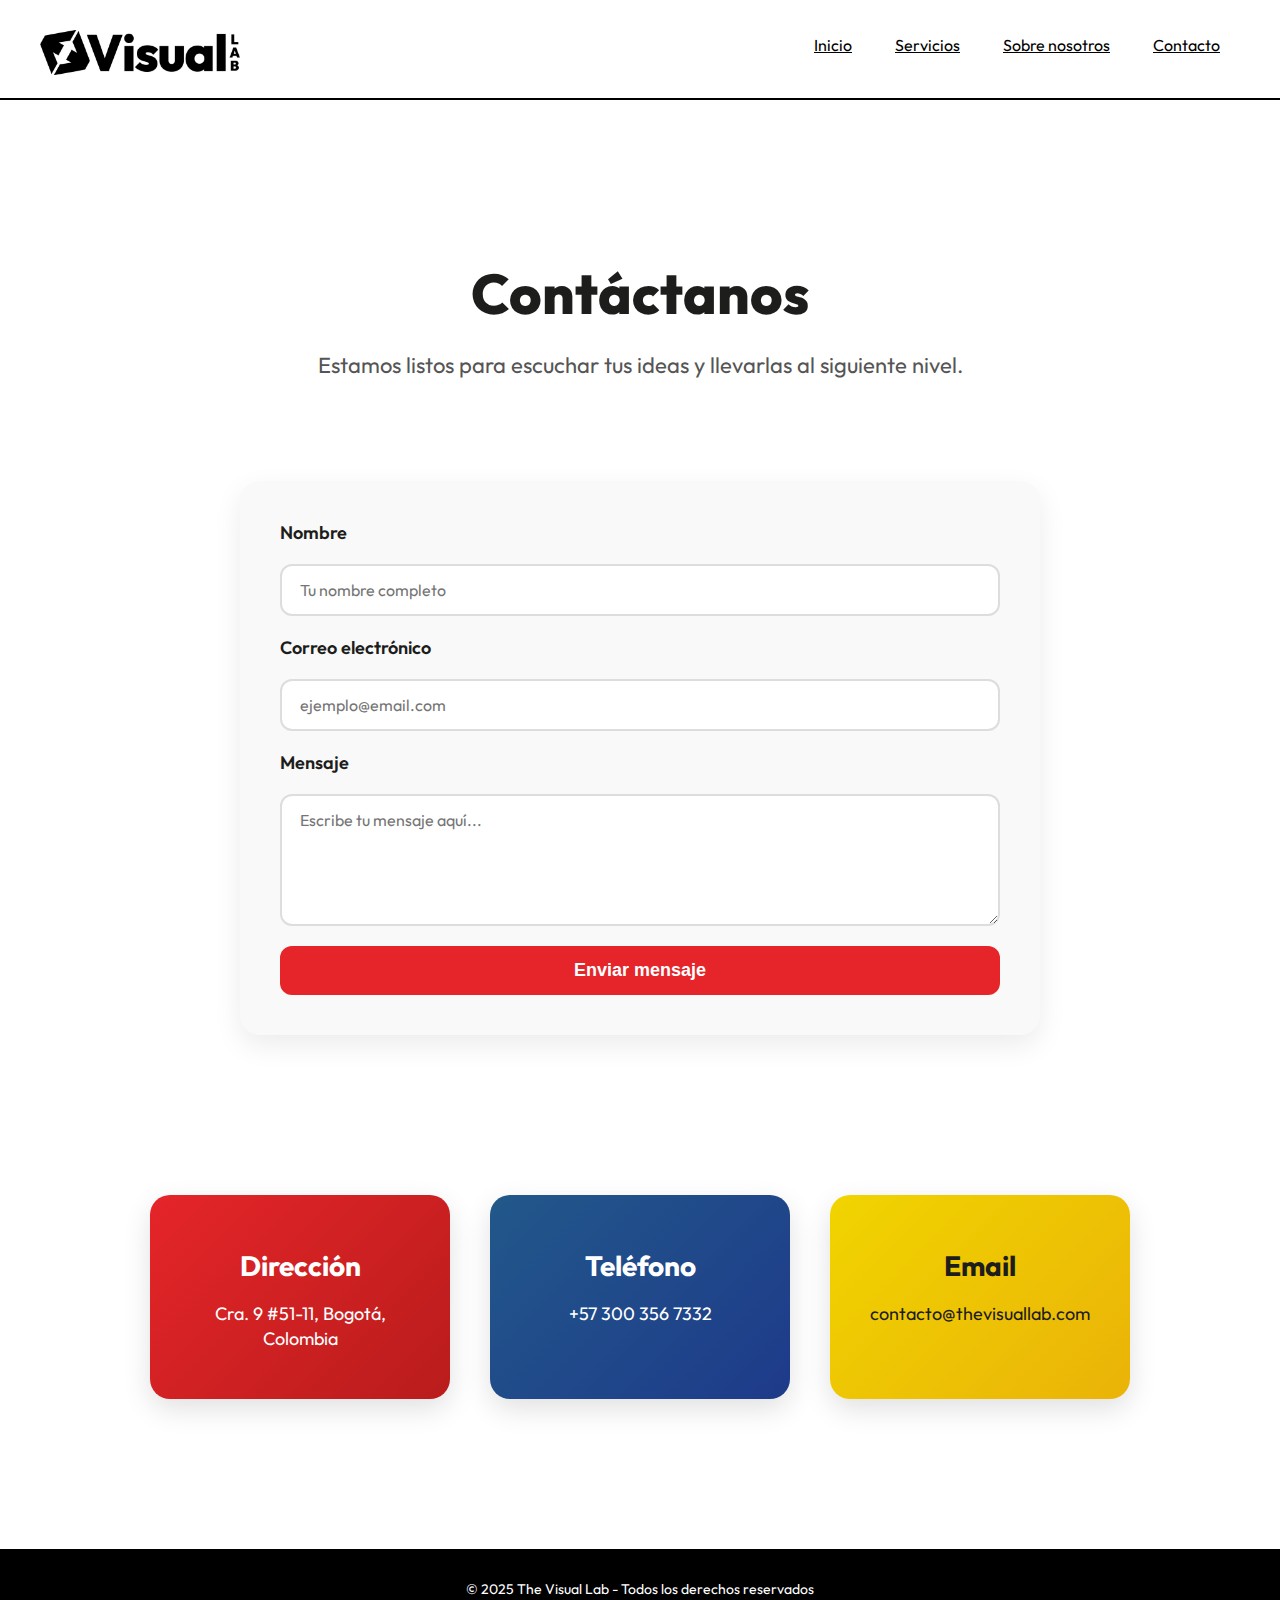
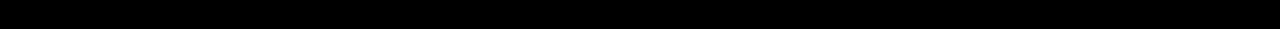
<file: contacto.html>
<!doctype html>
<html>
<head>
<meta charset="utf-8">
 <title>Contacto - The Visual Lab</title>
  
  <link rel="preconnect" href="https://fonts.googleapis.com">
  <link rel="preconnect" href="https://fonts.gstatic.com" crossorigin>
  <link href="https://fonts.googleapis.com/css2?family=Outfit:wght@100..900&display=swap" rel="stylesheet">
  <link href="visual.css" rel="stylesheet" type="text/css">
</head>

<body>
<div id="pagina">

  <div id="header">
    <div id="logo"></div>
    <div id="nav">
      <ul>
        <li><a href="index.html">Inicio</a></li>
        <li><a href="servicios.html">Servicios</a></li>
        <li><a href="sobrenosotros.html">Sobre nosotros</a></li>
        <li><a href="contacto.html" class="activo">Contacto</a></li>
      </ul>
    </div>
  </div>


  <div id="contacto-titulo">
    <h1>Contáctanos</h1>
    <p>Estamos listos para escuchar tus ideas y llevarlas al siguiente nivel.</p>
  </div>

  <div id="formulario-contacto">
    <form>
      <label for="nombre">Nombre</label>
      <input type="text" id="nombre" name="nombre" placeholder="Tu nombre completo" required>

      <label for="email">Correo electrónico</label>
      <input type="email" id="email" name="email" placeholder="ejemplo@email.com" required>

      <label for="mensaje">Mensaje</label>
      <textarea id="mensaje" name="mensaje" rows="5" placeholder="Escribe tu mensaje aquí..." required></textarea>

      <button type="submit">Enviar mensaje</button>
    </form>
  </div>

  <div id="info-contacto">
    <div class="tarjeta rojo">
      <h2>Dirección</h2>
      <p> Cra. 9 #51-11, Bogotá, Colombia</p>
    </div>
    <div class="tarjeta azul">
      <h2>Teléfono</h2>
      <p>+57 300 356 7332</p>
    </div>
    <div class="tarjeta amarillo">
      <h2>Email</h2>
      <p>contacto@thevisuallab.com</p>
    </div>
  </div>

 
  <div id="footer">
    <p>© 2025 The Visual Lab - Todos los derechos reservados</p>
  </div>

</div>
</body>
</html>
</file>
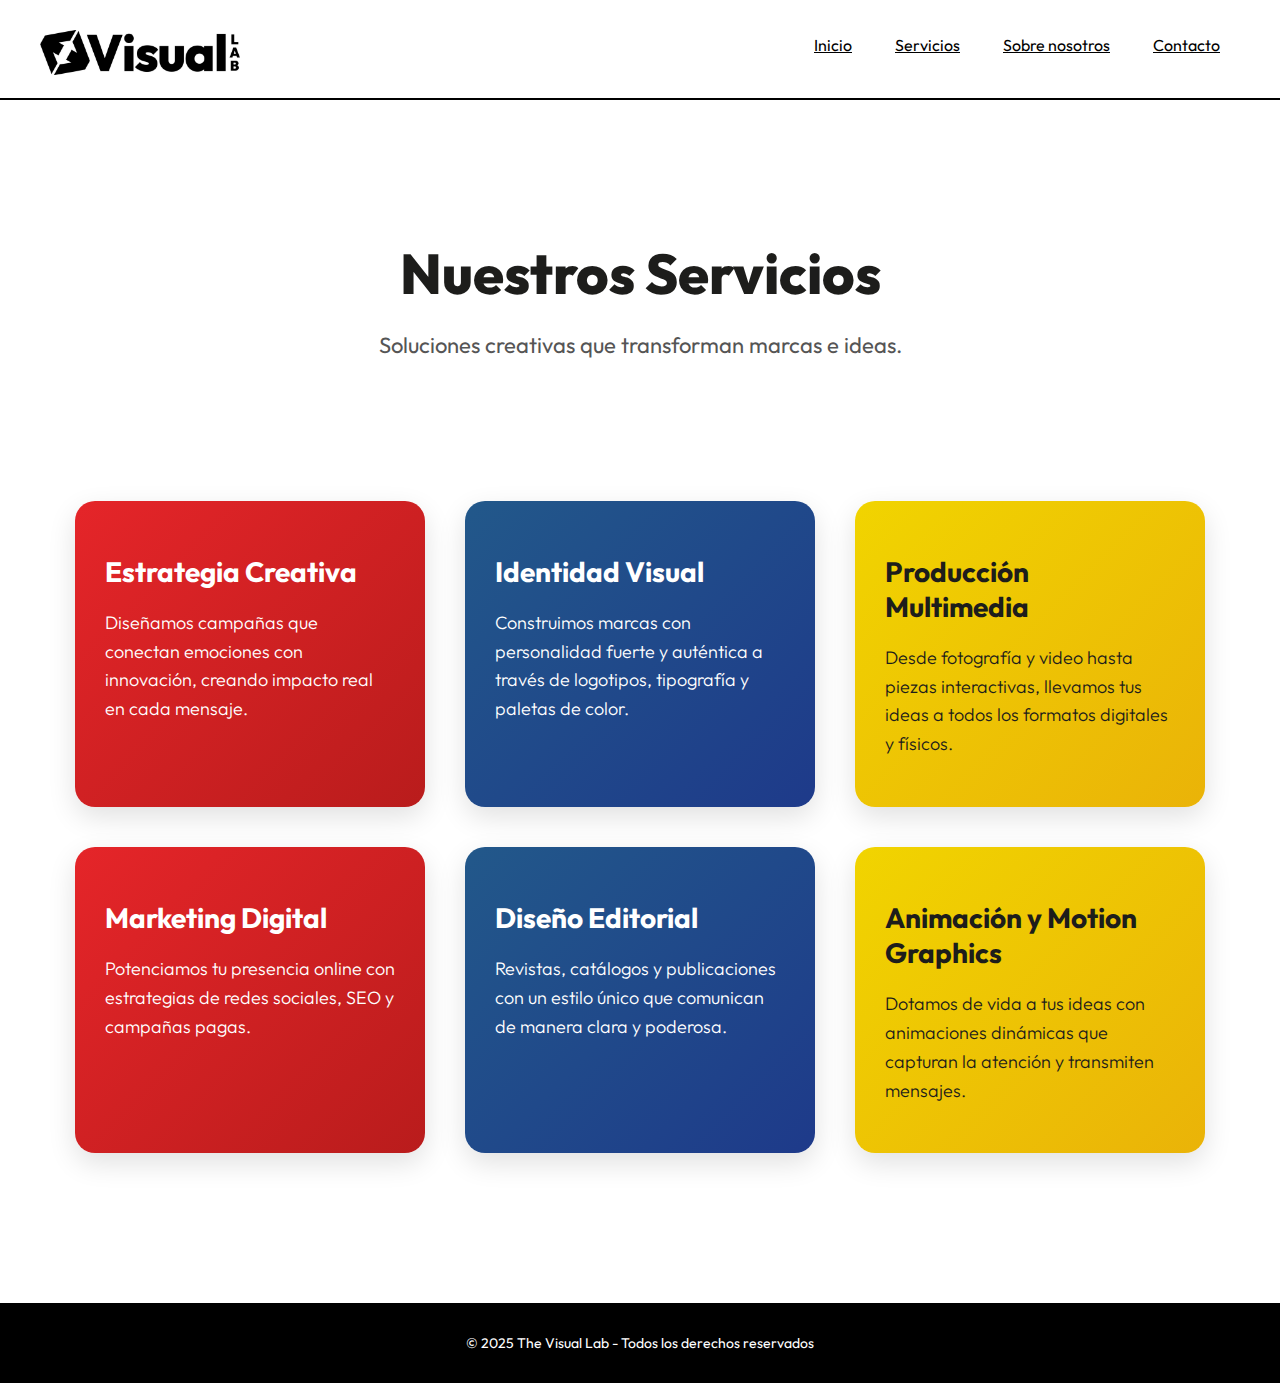
<file: servicios.html>
<!doctype html>
<html>
<head>
<meta charset="utf-8">
<title>Servicios - The Visual Lab</title>
  
  <link rel="preconnect" href="https://fonts.googleapis.com">
  <link rel="preconnect" href="https://fonts.gstatic.com" crossorigin>
  <link href="https://fonts.googleapis.com/css2?family=Outfit:wght@100..900&display=swap" rel="stylesheet">
  <link href="visual.css" rel="stylesheet" type="text/css">
</head>

<body>
<div id="pagina">

  <div id="header">
    <div id="logo"></div>
    <div id="nav">
      <ul>
        <li><a href="index.html">Inicio</a></li>
        <li><a href="servicios.html" class="activo">Servicios</a></li>
        <li><a href="sobrenosotros.html">Sobre nosotros</a></li>
        <li><a href="contacto.html">Contacto</a></li>
      </ul>
    </div>
  </div>


  <div id="servicios-titulo">
    <h1>Nuestros Servicios</h1>
    <p>Soluciones creativas que transforman marcas e ideas.</p>
  </div>


  <div id="servicios-contenedor">
    
    <div class="servicio rojo">
      <h2>Estrategia Creativa</h2>
      <p>Diseñamos campañas que conectan emociones con innovación, creando impacto real en cada mensaje.</p>
    </div>

    <div class="servicio azul">
      <h2>Identidad Visual</h2>
      <p>Construimos marcas con personalidad fuerte y auténtica a través de logotipos, tipografía y paletas de color.</p>
    </div>

    <div class="servicio amarillo">
      <h2>Producción Multimedia</h2>
      <p>Desde fotografía y video hasta piezas interactivas, llevamos tus ideas a todos los formatos digitales y físicos.</p>
    </div>

    <div class="servicio rojo">
      <h2>Marketing Digital</h2>
      <p>Potenciamos tu presencia online con estrategias de redes sociales, SEO y campañas pagas.</p>
    </div>

    <div class="servicio azul">
      <h2>Diseño Editorial</h2>
      <p>Revistas, catálogos y publicaciones con un estilo único que comunican de manera clara y poderosa.</p>
    </div>

    <div class="servicio amarillo">
      <h2>Animación y Motion Graphics</h2>
      <p>Dotamos de vida a tus ideas con animaciones dinámicas que capturan la atención y transmiten mensajes.</p>
    </div>

  </div>


  <div id="footer">
    <p>© 2025 The Visual Lab - Todos los derechos reservados</p>
  </div>

</div>
</body>
</html>
</file>
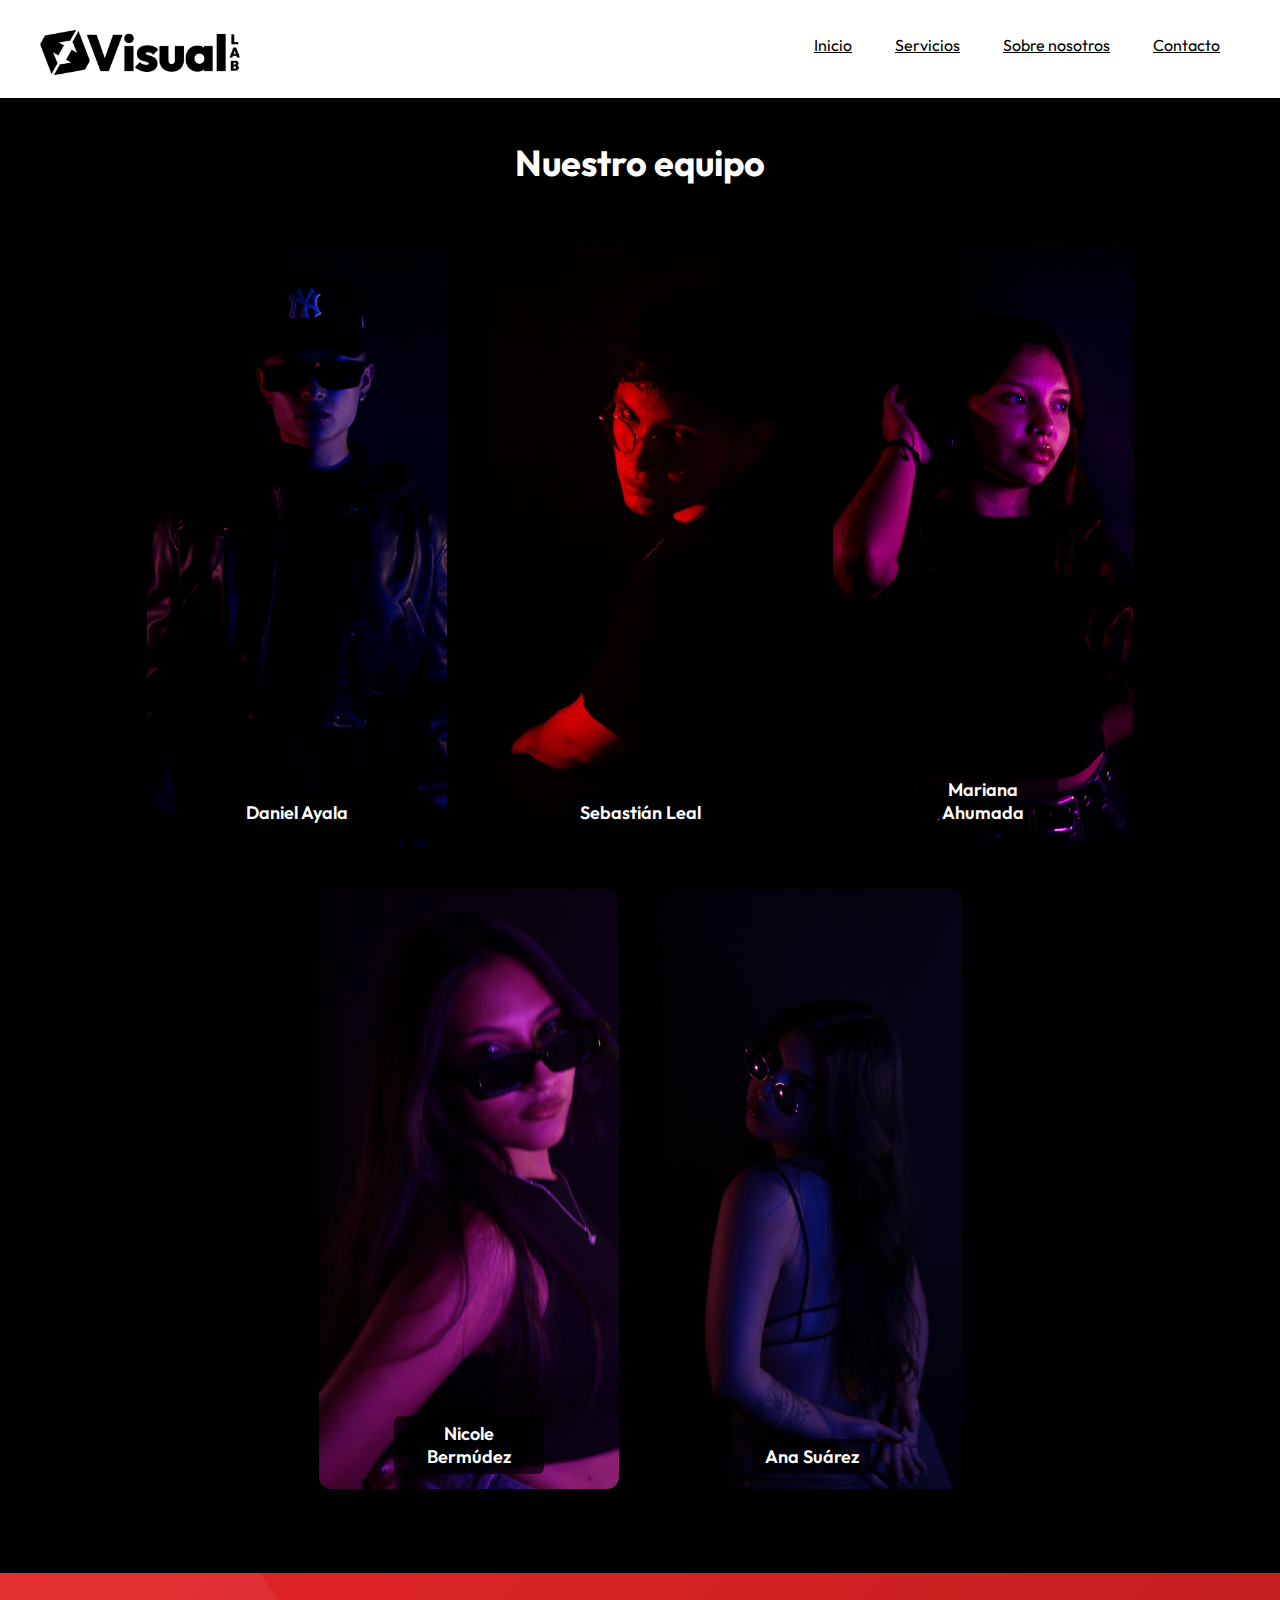
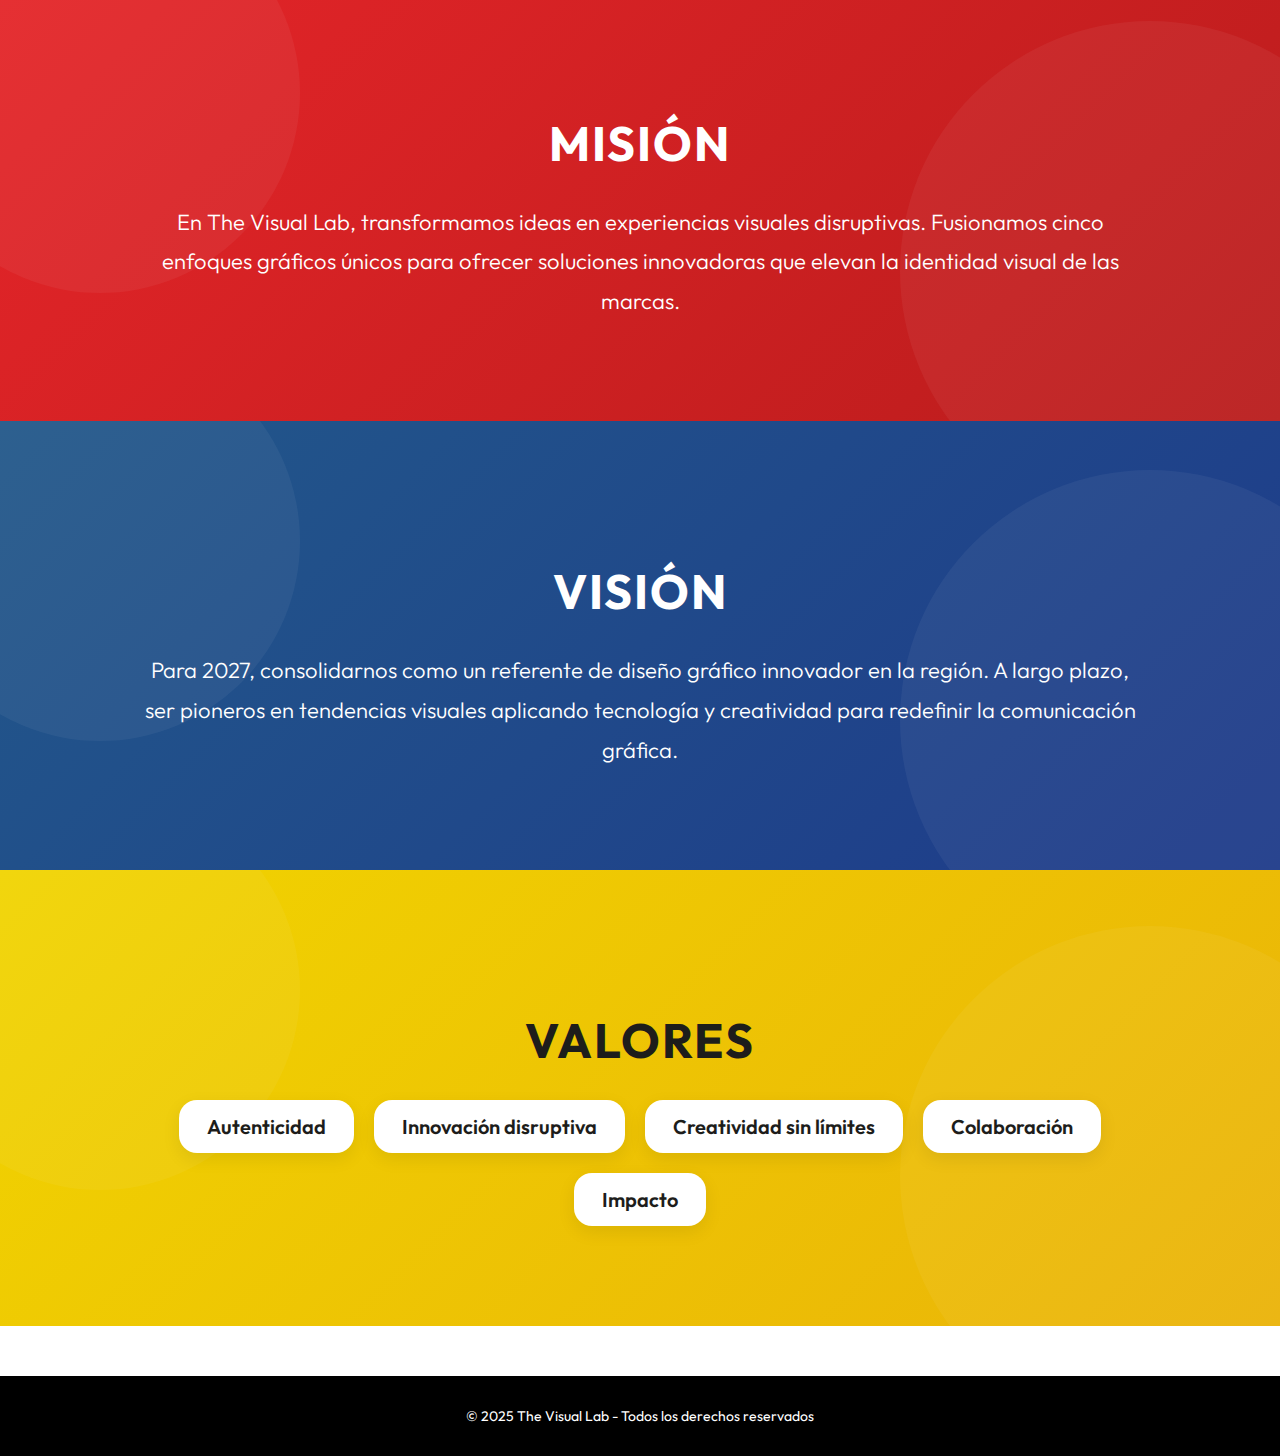
<file: sobrenosotros.html>
<!doctype html> 
<html>
<head>
  <meta charset="UTF-8">
  <title>Sobre nosotros - The Visual Lab</title>
  
  <link rel="preconnect" href="https://fonts.googleapis.com">
  <link rel="preconnect" href="https://fonts.gstatic.com" crossorigin>
  <link href="https://fonts.googleapis.com/css2?family=Outfit:wght@100..900&display=swap" rel="stylesheet">
  <link href="visual.css" rel="stylesheet" type="text/css">
</head>

<body>
<div id="pagina">

  <div id="header">
    <div id="logo"></div>
    <div id="nav">
      <ul>
        <li><a href="index.html">Inicio</a></li>
        <li><a href="servicios.html">Servicios</a></li>
        <li><a href="sobrenosotros.html">Sobre nosotros</a></li>
        <li><a href="contacto.html">Contacto</a></li>
      </ul>
    </div>
  </div>
	
	<div id="equipo">
  	<h2>Nuestro equipo</h2>
  	<div class="persona">
    <img src="imagenes/Daniel digital-3.jpg" alt="Daniel Ayala">
    <h3>Daniel Ayala</h3>
    <p>Ejecutivo de cuenta. El puente entre clientes y el equipo creativo.</p>
  	</div>
  	<div class="persona">
    <img src="imagenes/sebastian.jpeg" alt="Sebastián Leal">
    <h3>Sebastián Leal</h3>
    <p>Creativo gráfico. Ilustrador y diseñador que da vida a cada pieza visual.</p>
  	</div>
  	<div class="persona">
    <img src="imagenes/mariana digital-3.jpg" alt="Mariana Ahumada">
    <h3>Mariana Ahumada</h3>
    <p>Copy creativo. Redactora que convierte mensajes en historias poderosas.</p>
  	</div>
  	<div class="persona">
    <img src="imagenes/nicole.JPG" alt="Nicole Bermúdez">
    <h3>Nicole Bermúdez</h3>
    <p>Digital. Estratega en redes sociales, marketing y web.</p>
  	</div>
  	<div class="persona">
    <img src="imagenes/ana.JPG" alt="Ana Suárez">
    <h3>Ana Suárez</h3>
    <p>Planner. Mantiene el orden, la eficiencia y la coordinación del equipo.</p>
  	</div>
</div>
  <div id="mision">
    <h2>Misión</h2>
    <p>En The Visual Lab, transformamos ideas en experiencias visuales disruptivas. Fusionamos cinco enfoques gráficos únicos para ofrecer soluciones innovadoras que elevan la identidad visual de las marcas.</p>
  </div>

  <div id="vision">
    <h2>Visión</h2>
    <p>Para 2027, consolidarnos como un referente de diseño gráfico innovador en la región. A largo plazo, ser pioneros en tendencias visuales aplicando tecnología y creatividad para redefinir la comunicación gráfica.</p>
  </div>

  <div id="valores">
    <h2>Valores</h2>
    <ul>
      <li>Autenticidad</li>
      <li>Innovación disruptiva</li>
      <li>Creatividad sin límites</li>
      <li>Colaboración</li>
      <li>Impacto</li>
    </ul>
  </div>


  <div id="footer">
    <p>© 2025 The Visual Lab - Todos los derechos reservados</p>
  </div>

</div>
</body>
</html>
</file>
<file: visual.css>
* { box-sizing: border-box; }
body {
  margin: 0;
  font-family: "Outfit", sans-serif;
  background: #ffffff;
  color: #000;
}

#pagina {
  width: 100%;
  max-width: 1900px;
  margin: 0 auto;
  position: relative;
}


#header {
  width: 100%;
  max-width: 1900px;
  height: 100px;
  background: #ffffff;
  border-bottom: 2px solid #000;
  position: fixed;
  top: 0;
  left: 50%;
  transform: translateX(-50%);
  z-index: 1000;
}

#logo {
  position: absolute;
  top: 30px;
  left: 40px;
  background-image: url(imagenes/logo.jpeg);
  width: 200px;
  height: 45px;
  background-size: cover;
  background-position: center;
}

#nav {
  position: absolute;
  top: 35px;
  right: 60px;
}

#nav ul {
  margin: 0;
  padding: 0;
  list-style: none;
}

#nav ul li {
  display: inline-block;
  margin-left: 40px;
}

#nav ul li a {
  color: #000;
  font-weight: 400;
}

#nav ul li a:hover {
  color: #22588A;
}

#contenedor {
	margin: 120px auto 0;
	width: 100%;
	max-width: 1900px;
	height: 500px;
	background-image: url(imagenes/patron.jpg);
	background-size: cover;
	position: relative;
	background-position: 0% 0%;
}


#contenedor-texto {
	float: left;
	width: 700px;
	margin-top: 117px;
	margin-left: 154px;
}

#contenedor-texto h1 {
  font-size: 48px;
  margin: 0 0 20px 0;
  color: #1D1D1B;
}

#contenedor-texto p {
  font-size: 20px;
  margin: 0 0 30px 0;
}

#boton {
  background: #F1D400;
  padding: 12px 28px;
  border-radius: 30px;
  text-decoration: none;
  color: #000;
  font-weight: 600;
  display: inline-block;
}

#boton:hover {
  background: #E52529;
  color: #fff;
}

#video {
	float: right;
	width: 600px;
	height: 360px;
	margin-top: 40px;
	z-index: 10;
	background-size: cover;
	margin-right: 80px;
}


#services {
	margin: 40px auto 0;
	width: 100%;
	max-width: 1900px;
	text-align: center;
	background-repeat: repeat;
	padding: 40px 60px 80px 60px;
	position: relative;
	box-sizing: border-box;
	background-color: #000000;
	color: #FFFFFF;
}

#services h2 {
	margin-bottom: 30px;
	font-size: 32px;
	color: #FFFFFF;
}

#service1, #service2, #service3 {
	display: inline-block;
	width: 350px;
	height: 140px;
	background: #f9f9f9;
	padding: 20px;
	margin: 0 20px;
	border-radius: 12px;
	vertical-align: top;
	box-sizing: border-box;
	text-align: left;
	color: #000000;
}

#service1:hover, #service2:hover, #service3:hover {
	background: #E52529;
	color: #FFB411;
}


#informacion {
  width: 100%;
  background: #FEFEFC;
  padding: 80px 20px;
  text-align: center;
}

#informacion h2 {
  font-size: 36px;
  color: #22588A;
  margin-bottom: 20px;
}

#informacion p {
  font-size: 20px;
  line-height: 1.6;
  max-width: 1000px;
  margin: 0 auto;
}


#proyectos {
  background: #F1D400;
  padding: 80px 40px;
  text-align: center;
}

#proyectos h2 {
  font-size: 32px;
  margin-bottom: 50px;
  color: #1D1D1B;
}


#proyectos-contenedor {
  display: flex;
  justify-content: center;
  gap: 40px;
  max-width: 1200px;
  margin: 0 auto;
  flex-wrap: wrap;
  align-items: stretch;
  box-sizing: border-box;
}

.proyecto {
  width: 350px;
  background: #fff;
  border-radius: 12px;
  padding: 20px;
  box-shadow: 0 4px 10px rgba(0,0,0,0.08);
  text-align: left;
  box-sizing: border-box;
}

.proyecto img {
	width: 100%;
	height: 200px;
	object-fit: cover;
	border-radius: 8px;
	margin-bottom: 15px;
	background-image: url(imagenes/sanignacio.jpg);
}

.proyecto h3 {
  font-size: 20px;
  margin-bottom: 10px;
  color: #E52529;
}

.proyecto p {
  font-size: 16px;
  color: #1D1D1B;
  line-height: 1.4;
}

#receta {
  background: #22588A;
  color: #fff;
  padding: 80px 40px;
  text-align: center;
}

#receta h2 {
  font-size: 32px;
  margin-bottom: 40px;
  color: #F1D400;
}

#receta-contenedor {
  display: flex;
  justify-content: center;
  gap: 30px;
  max-width: 1200px;
  margin: 0 auto;
  flex-wrap: wrap;
}

.paso {
  width: 320px;
  padding: 20px;
  background: #1D1D1B;
  border-radius: 12px;
  text-align: left;
  box-sizing: border-box;
}

.paso h3 {
	color: #FFFFFF;
	margin-bottom: 10px;
	font-weight: 600;
}

.paso p {
  font-size: 18px;
  color: #fff;
}

#sobrenosotros {
  position: relative;
  margin: 140px auto 60px;
  max-width: 1200px;
  padding: 20px;
  box-sizing: border-box;
}


#sobrenosotros::before {
  content: "";
  position: absolute;
  left: -60px;
  top: 40px;
  width: 420px;
  height: 280px;
  background: rgba(229,37,41,0.08);
  border-radius: 80px;
  z-index: 0;
}
#sobrenosotros::after {
  content: "";
  position: absolute;
  right: -80px;
  bottom: -40px;
  width: 320px;
  height: 360px;
  background: rgba(34,88,138,0.08);
  border-radius: 90px;
  z-index: 0;
}


#sobrenosotros section {
  position: relative;
  z-index: 2;
  background: #fff;
  border-radius: 28px;
  padding: 40px;
  margin: 30px auto;
  box-shadow: 0 10px 28px rgba(0,0,0,0.08);
  text-align: left;
  max-width: 1000px;
}

#sobrenosotros h2 {
  font-size: 28px;
  color: #E52529;
  margin-bottom: 16px;
}


#sobrenosotros p {
  font-size: 18px;
  line-height: 1.6;
  color: #1D1D1B;
}


#sobrenosotros ul {
  list-style: none;
  padding: 0;
  display: flex;
  flex-wrap: wrap;
  gap: 14px;
}
#sobrenosotros ul li {
  background: #FEFEFC;
  border: 2px solid #22588A;
  border-radius: 18px;
  padding: 12px 20px;
  font-weight: 600;
  color: #22588A;
}


#equipo {
	background: #000;
	color: #fff;
	text-align: center;
	padding: 60px 40px;
	min-height: 800px;
	margin-top: 50px;
}

#equipo h2 {
  font-size: 36px;
  margin-bottom: 40px;
  color: #fff;
  width: 100%;
}

#equipo .persona {
  position: relative;
  display: inline-block;
  margin: 20px;
  width: 300px;
  height: 600px;
  overflow: hidden;
  border-radius: 12px;
  cursor: pointer;
}


#equipo .persona img {
  width: 100%;
  height: 100%;
  object-fit: cover;
  display: block;
  transition: transform 0.4s ease;
}


#equipo .persona h3 {
  position: absolute;
  bottom: 15px;
  left: 50%;
  transform: translateX(-50%);
  margin: 0;
  font-size: 18px;
  font-weight: 600;
  background: rgba(0,0,0,0.7);
  padding: 6px 12px;
  border-radius: 6px;
  color: #fff;
  z-index: 2;
}


#equipo .persona p {
  position: absolute;
  bottom: 0;
  left: 0;
  width: 100%;
  height: 100%;
  margin: 0;
  background: rgba(0,0,0,0.85);
  color: #fff;
  font-size: 16px;
  padding: 20px;
  opacity: 0;
  transition: opacity 0.4s ease;
  display: flex;
  align-items: center;
  justify-content: center;
  text-align: center;
}


#equipo .persona:hover p {
  opacity: 1;
}


#equipo .persona:hover img {
  transform: scale(1.05);
}

#mision, #vision, #valores {
  padding: 100px 60px;
  text-align: center;
  color: #fff;
  position: relative;
  overflow: hidden;
}


#mision {
  background: linear-gradient(135deg, #E52529, #B91C1C); 
}
#mision h2 {
  font-size: 48px;
  margin-bottom: 30px;
  color: #fff;
  text-transform: uppercase;
  letter-spacing: 2px;
}
#mision p {
  font-size: 22px;
  max-width: 1000px;
  margin: 0 auto;
  line-height: 1.8;
  font-weight: 300;
}


#vision {
  background: linear-gradient(135deg, #22588A, #1E3A8A); 
}
#vision h2 {
  font-size: 48px;
  margin-bottom: 30px;
  color: #fff;
  text-transform: uppercase;
  letter-spacing: 2px;
}
#vision p {
  font-size: 22px;
  max-width: 1000px;
  margin: 0 auto;
  line-height: 1.8;
  font-weight: 300;
}


#valores {
  background: linear-gradient(135deg, #F1D400, #EAB308); 
}
#valores h2 {
  font-size: 48px;
  margin-bottom: 30px;
  color: #1D1D1B; 
  text-transform: uppercase;
  letter-spacing: 2px;
}
#valores ul {
  list-style: none;
  padding: 0;
  margin: 0 auto;
  display: flex;
  flex-wrap: wrap;
  justify-content: center;
  gap: 20px;
  max-width: 1000px;
  position: relative;
  z-index: 2;
}
#valores ul li {
  background: #fff;
  color: #1D1D1B;
  font-weight: 600;
  font-size: 20px;
  padding: 14px 28px;
  border-radius: 18px;
  box-shadow: 0 6px 18px rgba(0,0,0,0.08);
  transition: all 0.3s ease;
}
#valores ul li:hover {
  background: #E52529;
  color: #fff;
}


#mision::after, #vision::after, #valores::after {
  content: "";
  position: absolute;
  top: -80px;
  left: -100px;
  width: 400px;
  height: 400px;
  border-radius: 50%;
  background: rgba(255,255,255,0.05);
  z-index: 0;
}
#mision::before, #vision::before, #valores::before {
  content: "";
  position: absolute;
  bottom: -100px;
  right: -120px;
  width: 500px;
  height: 500px;
  border-radius: 50%;
  background: rgba(255,255,255,0.05);
  z-index: 0;
}


#mision h2, #mision p,
#vision h2, #vision p,
#valores h2, #valores ul {
  position: relative;
  z-index: 2;
}

#servicios-titulo {
  margin-top: 140px;
  text-align: center;
  padding: 60px 20px;
}
#servicios-titulo h1 {
  font-size: 56px;
  font-weight: 800;
  color: #1D1D1B;
  margin-bottom: 20px;
}
#servicios-titulo p {
  font-size: 22px;
  color: #555;
}


#servicios-contenedor {
  display: flex;
  flex-wrap: wrap;
  justify-content: center;
  gap: 40px;
  padding: 60px 40px 100px;
}


.servicio {
  width: 350px;
  min-height: 280px;
  padding: 30px;
  border-radius: 20px;
  color: #fff;
  box-shadow: 0 10px 28px rgba(0,0,0,0.12);
  transition: transform 0.3s ease, box-shadow 0.3s ease;
  text-align: left;
}
.servicio h2 {
  font-size: 28px;
  margin-bottom: 20px;
  font-weight: 700;
}
.servicio p {
  font-size: 18px;
  line-height: 1.6;
  font-weight: 300;
}


.servicio:hover {
  transform: translateY(-12px);
  box-shadow: 0 14px 32px rgba(0,0,0,0.25);
}


.servicio.rojo {
  background: linear-gradient(135deg, #E52529, #B91C1C);
}
.servicio.azul {
  background: linear-gradient(135deg, #22588A, #1E3A8A);
}
.servicio.amarillo {
  background: linear-gradient(135deg, #F1D400, #EAB308);
  color: #1D1D1B;
}
.servicio.amarillo h2, 
.servicio.amarillo p {
  color: #1D1D1B;
}

#contacto-titulo {
  margin-top: 140px;
  text-align: center;
  padding: 80px 20px;
}
#contacto-titulo h1 {
  font-size: 56px;
  font-weight: 800;
  color: #1D1D1B;
  margin-bottom: 20px;
}
#contacto-titulo p {
  font-size: 22px;
  color: #555;
}

#formulario-contacto {
  max-width: 800px;
  margin: 0 auto 100px;
  padding: 40px;
  background: #f9f9f9;
  border-radius: 20px;
  box-shadow: 0 10px 28px rgba(0,0,0,0.08);
}
#formulario-contacto form {
  display: flex;
  flex-direction: column;
  gap: 20px;
}
#formulario-contacto label {
  font-size: 18px;
  font-weight: 600;
  color: #1D1D1B;
}
#formulario-contacto input,
#formulario-contacto textarea {
  padding: 14px 18px;
  border-radius: 12px;
  border: 2px solid #ddd;
  font-size: 16px;
  font-family: "Outfit", sans-serif;
}
#formulario-contacto input:focus,
#formulario-contacto textarea:focus {
  border-color: #22588A;
  outline: none;
}
#formulario-contacto button {
  background: #E52529;
  color: #fff;
  border: none;
  border-radius: 12px;
  padding: 14px 28px;
  font-size: 18px;
  font-weight: 600;
  cursor: pointer;
  transition: background 0.3s ease;
}
#formulario-contacto button:hover {
  background: #B91C1C;
}

#info-contacto {
  display: flex;
  justify-content: center;
  gap: 40px;
  padding: 60px 40px 100px;
  flex-wrap: wrap;
}
.tarjeta {
  width: 300px;
  padding: 30px;
  border-radius: 20px;
  color: #fff;
  text-align: center;
  box-shadow: 0 10px 28px rgba(0,0,0,0.12);
  transition: transform 0.3s ease, box-shadow 0.3s ease;
}
.tarjeta h2 {
  font-size: 28px;
  margin-bottom: 12px;
  font-weight: 700;
}
.tarjeta p {
  font-size: 18px;
  line-height: 1.4;
}
.tarjeta:hover {
  transform: translateY(-12px);
  box-shadow: 0 14px 32px rgba(0,0,0,0.25);
}
.tarjeta.rojo {
  background: linear-gradient(135deg, #E52529, #B91C1C);
}
.tarjeta.azul {
  background: linear-gradient(135deg, #22588A, #1E3A8A);
}
.tarjeta.amarillo {
  background: linear-gradient(135deg, #F1D400, #EAB308);
  color: #1D1D1B;
}
.tarjeta.amarillo h2, 
.tarjeta.amarillo p {
  color: #1D1D1B;
}


#footer {
  width: 100%;
  max-width: 1900px;
  height: 80px;
  background: #000;
  color: #fff;
  text-align: center;
  line-height: 80px;
  font-size: 14px;
  margin: 50px auto 0;
}
</file>
